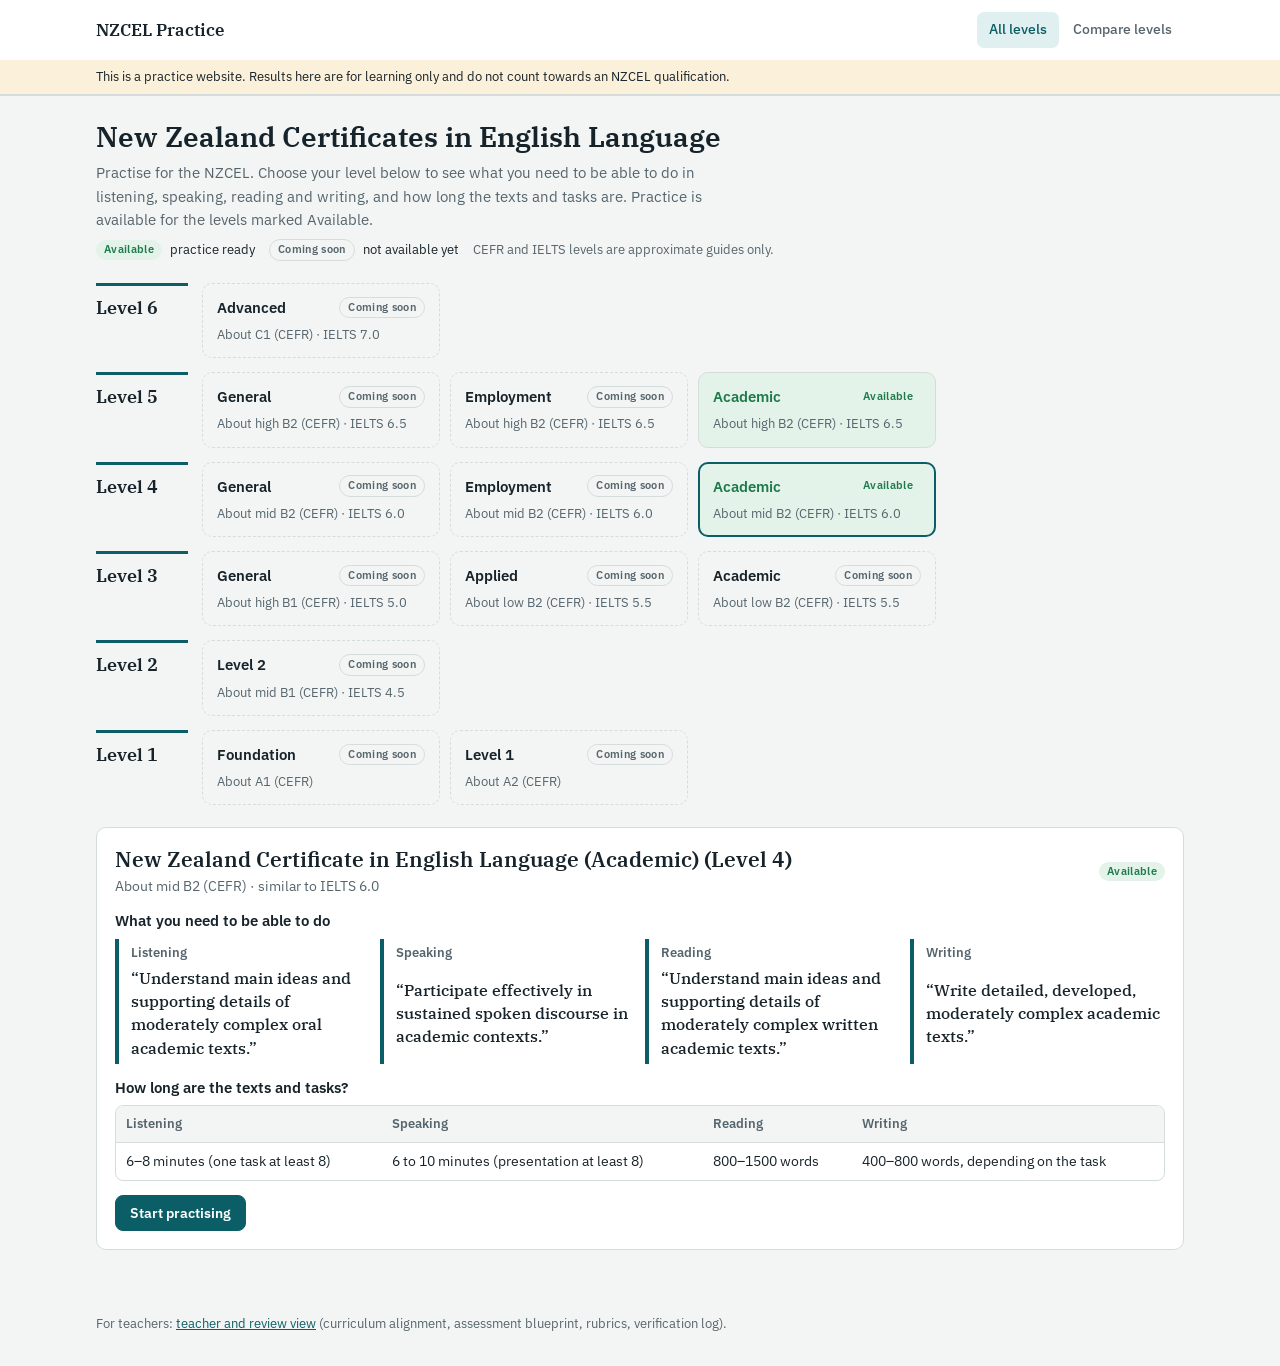
<file: index.html>
<!DOCTYPE html>
<html lang="en-NZ">
<head>
<meta charset="utf-8">
<meta name="viewport" content="width=device-width, initial-scale=1">
<title>NZCEL Practice</title>
<link rel="preconnect" href="https://fonts.googleapis.com">
<link rel="preconnect" href="https://fonts.gstatic.com" crossorigin>
<link href="https://fonts.googleapis.com/css2?family=IBM+Plex+Mono:wght@400;500&family=IBM+Plex+Sans:wght@400;500;600&family=IBM+Plex+Serif:wght@500;600&display=swap" rel="stylesheet">
<style>
:root{
  /* Layout: level rows (6 → 1) with one card per qualification; detail panel below the grid. Same tokens as prototype/. */
  --bg:#f3f5f4; --surface:#ffffff; --ink:#17232a; --muted:#56656d; --line:#d5dddc;
  --accent:#0b5e66; --accent-soft:#e0efef; --hl:#c98a12;
  --ok:#1f7a4a; --ok-soft:#e3f3ea; --warn-soft:#fbf0d9;
  --display:"IBM Plex Serif",Georgia,serif; --body:"IBM Plex Sans",system-ui,-apple-system,"Segoe UI",sans-serif; --mono:"IBM Plex Mono",ui-monospace,Menlo,monospace;
  color-scheme:light;
}
@media (prefers-color-scheme:dark){:root:not([data-theme="light"]){
  --bg:#111a1e; --surface:#18242a; --ink:#e4ecec; --muted:#9aabb0; --line:#2c3c42;
  --accent:#5fb8bf; --accent-soft:#1d3a3e; --hl:#e3b04b; --ok:#6fcf9a; --ok-soft:#173026; --warn-soft:#33280f; color-scheme:dark;}}
:root[data-theme="dark"]{
  --bg:#111a1e; --surface:#18242a; --ink:#e4ecec; --muted:#9aabb0; --line:#2c3c42;
  --accent:#5fb8bf; --accent-soft:#1d3a3e; --hl:#e3b04b; --ok:#6fcf9a; --ok-soft:#173026; --warn-soft:#33280f; color-scheme:dark;}
*{box-sizing:border-box}
html,body{margin:0}
body{background:var(--bg);color:var(--ink);font:15px/1.55 var(--body)}
a{color:var(--accent)}
h1,h2,h3{margin:0;text-wrap:balance}
h1{font:600 28px/1.2 var(--display)} h2{font:600 21px/1.25 var(--display)} h3{font:600 15px/1.3 var(--body)}
p{margin:0}
.mono{font-family:var(--mono);font-size:12.5px}
.muted{color:var(--muted)}
header{background:var(--surface);border-bottom:1px solid var(--line)}
.bar{max-width:1120px;margin:0 auto;padding:12px 16px;display:flex;gap:12px 20px;align-items:center;flex-wrap:wrap}
.brand{font:600 17px var(--display);margin-right:auto}
nav{display:flex;gap:2px}
nav a{padding:7px 12px;text-decoration:none;color:var(--muted);font-weight:500;font-size:14px;border-radius:7px}
nav a[aria-current="page"]{background:var(--accent-soft);color:var(--accent)}
.notice{background:var(--warn-soft);border-bottom:1px solid var(--line);font-size:13px}
.notice div{max-width:1120px;margin:0 auto;padding:7px 16px}
main{max-width:1120px;margin:0 auto;padding:24px 16px 64px;display:grid;gap:22px}
.lede{max-width:72ch;color:var(--muted)}
.legend{display:flex;gap:14px;flex-wrap:wrap;font-size:13px;align-items:center}
.lvl{display:grid;grid-template-columns:92px 1fr;gap:14px;align-items:stretch}
.lvl-h{display:grid;align-content:start;gap:2px;padding-top:10px;border-top:3px solid var(--accent)}
.lvl-h b{font:600 18px var(--display)}
.cards{display:grid;grid-template-columns:repeat(auto-fill,minmax(230px,1fr));gap:10px}
.q{all:unset;box-sizing:border-box;background:var(--surface);border:1px solid var(--line);border-radius:10px;padding:12px 14px;display:grid;gap:6px;cursor:pointer;align-content:start}
.q:hover{border-color:var(--accent)}
.q:focus-visible{outline:2px solid var(--hl);outline-offset:2px}
.q[aria-pressed="true"]{border:2px solid var(--accent);padding:11px 13px}
.q.planned{background:transparent;border-style:dashed}
.q .ctx{font-weight:600}
.pill{display:inline-block;padding:1px 8px;border-radius:999px;font:600 11px/1.6 var(--body);letter-spacing:.03em;white-space:nowrap}
.active{background:var(--ok-soft);color:var(--ok)}
.plan{background:var(--bg);color:var(--muted);border:1px solid var(--line)}
.row{display:flex;gap:8px;align-items:center;flex-wrap:wrap}
.spread{justify-content:space-between}
.card{background:var(--surface);border:1px solid var(--line);border-radius:10px;padding:18px;display:grid;gap:14px;min-width:0}
.gpos{display:grid;grid-template-columns:repeat(auto-fit,minmax(240px,1fr));gap:10px}
.gpo{border-left:4px solid var(--accent);padding:4px 0 4px 12px;display:grid;gap:4px}
.gpo q{font:500 15.5px/1.5 var(--display);quotes:"“" "”"}
.tbl{overflow-x:auto;border:1px solid var(--line);border-radius:8px}
table{border-collapse:collapse;width:100%;font-size:13.5px}
th,td{text-align:left;vertical-align:top;padding:8px 10px;border-bottom:1px solid var(--line)}
th{background:var(--bg);font-weight:600;font-size:12.5px;color:var(--muted)}
tr:last-child td{border-bottom:0}
.note{font-size:13.5px;padding:8px 10px;border-radius:7px;background:var(--warn-soft)}
.btn{display:inline-block;border:1px solid var(--accent);background:var(--accent);color:#fff;border-radius:8px;padding:8px 14px;font:600 14px var(--body);text-decoration:none}
.btn.secondary{background:transparent;color:var(--accent)}
:root[data-theme="dark"] .btn:not(.secondary){color:#0b1a1d}
@media (prefers-color-scheme:dark){:root:not([data-theme="light"]) .btn:not(.secondary){color:#0b1a1d}}
.chips{display:flex;flex-wrap:wrap;gap:6px}
.chip{border:1px solid var(--line);background:var(--surface);color:var(--ink);border-radius:999px;padding:4px 12px;font:500 13px var(--body);cursor:pointer}
.chip[aria-pressed="true"]{background:var(--accent-soft);border-color:var(--accent);color:var(--accent)}
.chip:focus-visible{outline:2px solid var(--hl);outline-offset:2px}
tr.is-active td:first-child{box-shadow:inset 3px 0 0 var(--ok)}
@media (max-width:560px){.lvl{grid-template-columns:1fr}.lvl-h{grid-auto-flow:column;justify-content:start;gap:10px;align-items:baseline}}
</style>
</head>
<body>
<header>
  <div class="bar">
    <div class="brand">NZCEL Practice</div>
    <nav id="nav" aria-label="Views"><a href="#suite">All levels</a><a href="#compare">Compare levels</a></nav>
  </div>
  <div class="notice"><div>This is a practice website. Results here are for learning only and do not count towards an NZCEL qualification.</div></div>
</header>
<main id="app"></main>
<footer style="max-width:1120px;margin:0 auto;padding:0 16px 32px;font-size:13px" class="muted">For teachers: <a href="prototype/index.html">teacher and review view</a> (curriculum alignment, assessment blueprint, rubrics, verification log).</footer>

<script src="data/qualifications.js?v=20261126b"></script>
<script>
const R=window.NZCEL_REGISTRY;
const SK=[["listening","Listening"],["speaking","Speaking"],["reading","Reading"],["writing","Writing"]];
const esc=s=>String(s).replace(/[&<>"]/g,c=>({"&":"&amp;","<":"&lt;",">":"&gt;",'"':"&quot;"}[c]));
const ctxName=q=>q.context||"—";
const len=(q,k)=>(q.lengthsPlain&&q.lengthsPlain[k])||q.lengths[k];
const isOn=q=>q.status==="active";
const statusPill=q=>`<span class="pill ${isOn(q)?"active":"plan"}">${isOn(q)?"Available":"Coming soon"}</span>`;
let sel=null; try{sel=localStorage.getItem("nzcel.hub.sel")}catch(e){}
if(!R.qualifications.some(q=>q.id===sel)) sel="L4-academic";
let cmpSkill="writing", cmpCtx="All";

function vSuite(){
  const levels=[6,5,4,3,2,1];
  return `
  <section style="display:grid;gap:8px"><h1>New Zealand Certificates in English Language</h1>
   <p class="lede">Practise for the NZCEL. Choose your level below to see what you need to be able to do in listening, speaking, reading and writing, and how long the texts and tasks are. Practice is available for the levels marked Available.</p>
   <div class="legend"><span class="row"><span class="pill active">Available</span> practice ready</span><span class="row"><span class="pill plan">Coming soon</span> not available yet</span><span class="muted">CEFR and IELTS levels are approximate guides only.</span></div>
  </section>
  <section style="display:grid;gap:14px">${levels.map(l=>{const qs=R.qualifications.filter(q=>q.level===l);return `
   <div class="lvl"><div class="lvl-h"><b>Level ${l}</b></div>
    <div class="cards">${qs.map(q=>`<button class="q ${q.status}" aria-pressed="${q.id===sel}" data-id="${q.id}">
      <div class="row spread"><span class="ctx">${esc(q.context||"Level "+q.level)}</span>${statusPill(q)}</div>
      <span class="muted" style="font-size:13px">About ${esc(q.cefr)} (CEFR)${q.ielts?" · IELTS "+q.ielts:""}</span></button>`).join("")}</div></div>`}).join("")}
  </section>
  <section class="card" id="detail"></section>`;
}
function fillDetail(){
  const q=R.qualifications.find(x=>x.id===sel);
  document.getElementById("detail").innerHTML=`
   <div class="row spread"><div style="display:grid;gap:4px"><h2>${esc(q.title)}</h2><span class="muted" style="font-size:13.5px">About ${esc(q.cefr)} (CEFR)${q.ielts?" · similar to IELTS "+q.ielts:""}</span></div>${statusPill(q)}</div>
   <div style="display:grid;gap:8px"><h3>What you need to be able to do</h3>
    <div class="gpos">${SK.map(([k,n])=>`<div class="gpo"><span class="muted" style="font-size:13px;font-weight:600">${n}</span><q>${esc(q.gpo[k])}</q></div>`).join("")}</div></div>
   <div style="display:grid;gap:8px"><h3>How long are the texts and tasks?</h3>
    <div class="tbl"><table><thead><tr>${SK.map(s=>`<th>${s[1]}</th>`).join("")}</tr></thead><tbody><tr>${SK.map(([k])=>`<td>${esc(len(q,k))}</td>`).join("")}</tr></tbody></table></div></div>
   <div class="row">${isOn(q)
     ?`<a class="btn" href="practice/index.html">Start practising</a>`
     :`<p class="muted">Coming soon. Practice for this level is not available yet.</p>`}</div>`;
}

function vCompare(){
  const ctxs=["All","Academic","General","Employment"];
  return `
  <section style="display:grid;gap:8px"><h1>Compare levels</h1>
   <p class="lede">Choose a skill to see how it becomes more demanding from Level 1 to Level 6.</p></section>
  <section class="card">
   <div class="row"><span class="muted">Skill</span><div class="chips" id="cSk">${SK.map(([k,n])=>`<button class="chip" aria-pressed="${k===cmpSkill}" data-v="${k}">${n}</button>`).join("")}</div></div>
   <div class="row"><span class="muted">Type (Levels 3–5)</span><div class="chips" id="cCx">${ctxs.map(c=>`<button class="chip" aria-pressed="${c===cmpCtx}" data-v="${c}">${c}</button>`).join("")}</div></div>
   <div class="tbl"><table><thead><tr><th>Level</th><th>Type</th><th>What you need to be able to do</th><th>Length</th></tr></thead><tbody id="cBody"></tbody></table></div>
  </section>`;
}
function fillCompare(){
  const rows=R.qualifications.filter(q=>cmpCtx==="All"||q.level<3||q.level>5||q.context===cmpCtx||(q.level===3&&cmpCtx==="Employment"&&q.context==="Applied"));
  document.getElementById("cBody").innerHTML=rows.map(q=>`<tr class="${isOn(q)?"is-active":""}"><td>${q.level}</td><td>${esc(ctxName(q))}</td><td>${esc(q.gpo[cmpSkill])}</td><td>${esc(len(q,cmpSkill))}</td></tr>`).join("");
}

function render(){
  const v=location.hash==="#compare"?"compare":"suite";
  document.querySelectorAll("#nav a").forEach(a=>{if(a.getAttribute("href")==="#"+v)a.setAttribute("aria-current","page");else a.removeAttribute("aria-current")});
  const app=document.getElementById("app");
  if(v==="suite"){app.innerHTML=vSuite();fillDetail();
    document.querySelectorAll(".q").forEach(b=>b.onclick=()=>{sel=b.dataset.id;try{localStorage.setItem("nzcel.hub.sel",sel)}catch(e){}
      document.querySelectorAll(".q").forEach(x=>x.setAttribute("aria-pressed",String(x===b)));fillDetail();document.getElementById("detail").scrollIntoView({behavior:"smooth",block:"nearest"})});}
  else{app.innerHTML=vCompare();fillCompare();
    document.querySelectorAll("#cSk .chip").forEach(b=>b.onclick=()=>{cmpSkill=b.dataset.v;render()});
    document.querySelectorAll("#cCx .chip").forEach(b=>b.onclick=()=>{cmpCtx=b.dataset.v;render()});}
}
window.addEventListener("hashchange",render);
render();
</script>
</body>
</html>
</file>
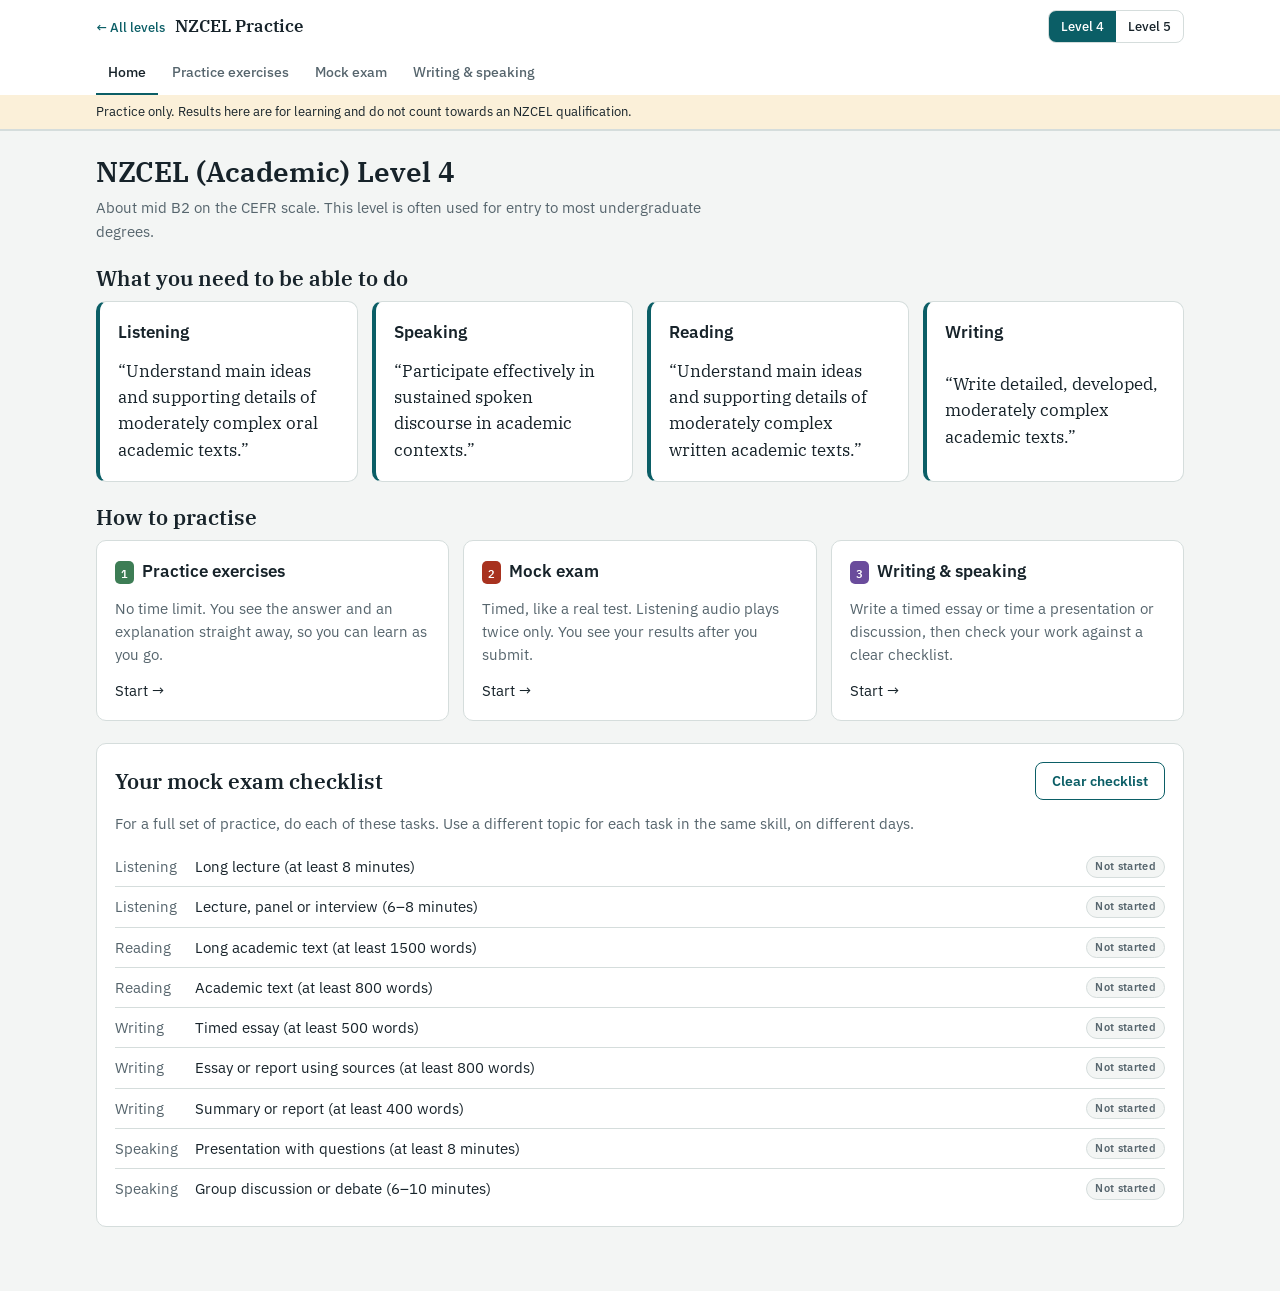
<file: practice/index.html>
<!DOCTYPE html>
<html lang="en-NZ">
<head>
<meta charset="utf-8">
<meta name="viewport" content="width=device-width, initial-scale=1">
<title>NZCEL Practice</title>
<link rel="preconnect" href="https://fonts.googleapis.com">
<link rel="preconnect" href="https://fonts.gstatic.com" crossorigin>
<link href="https://fonts.googleapis.com/css2?family=IBM+Plex+Mono:wght@400;500&family=IBM+Plex+Sans:wght@400;500;600&family=IBM+Plex+Serif:wght@500;600&display=swap" rel="stylesheet">
<link rel="stylesheet" href="../app/app.css?v=20261126b">
</head>
<body>
<header>
  <div class="bar">
    <div class="brand"><a href="../index.html" style="font:500 13px var(--body);text-decoration:none;margin-right:10px">← All levels</a>NZCEL Practice</div>
    <div class="seg" role="group" aria-label="Qualification level">
      <button id="lv4" data-lv="4">Level 4</button>
      <button id="lv5" data-lv="5">Level 5</button>
    </div>
  </div>
  <nav id="nav" aria-label="Views"></nav>
  <div class="notice"><div>Practice only. Results here are for learning and do not count towards an NZCEL qualification.</div></div>
</header>
<main id="app"></main>

<script>window.NZCEL_AUDIENCE="student";</script>
<script src="../data/sets/l4-listening.js?v=20261126b"></script>
<script src="../data/sets/l4-reading.js?v=20261126b"></script>
<script src="../data/sets/l4-writing-speaking.js?v=20261126b"></script>
<script src="../data/sets/l5-listening.js?v=20261126b"></script>
<script src="../data/sets/l5-reading.js?v=20261126b"></script>
<script src="../data/sets/l5-writing-speaking.js?v=20261126b"></script>
<script src="../app/app.js?v=20261126b"></script>
</body>
</html>
</file>
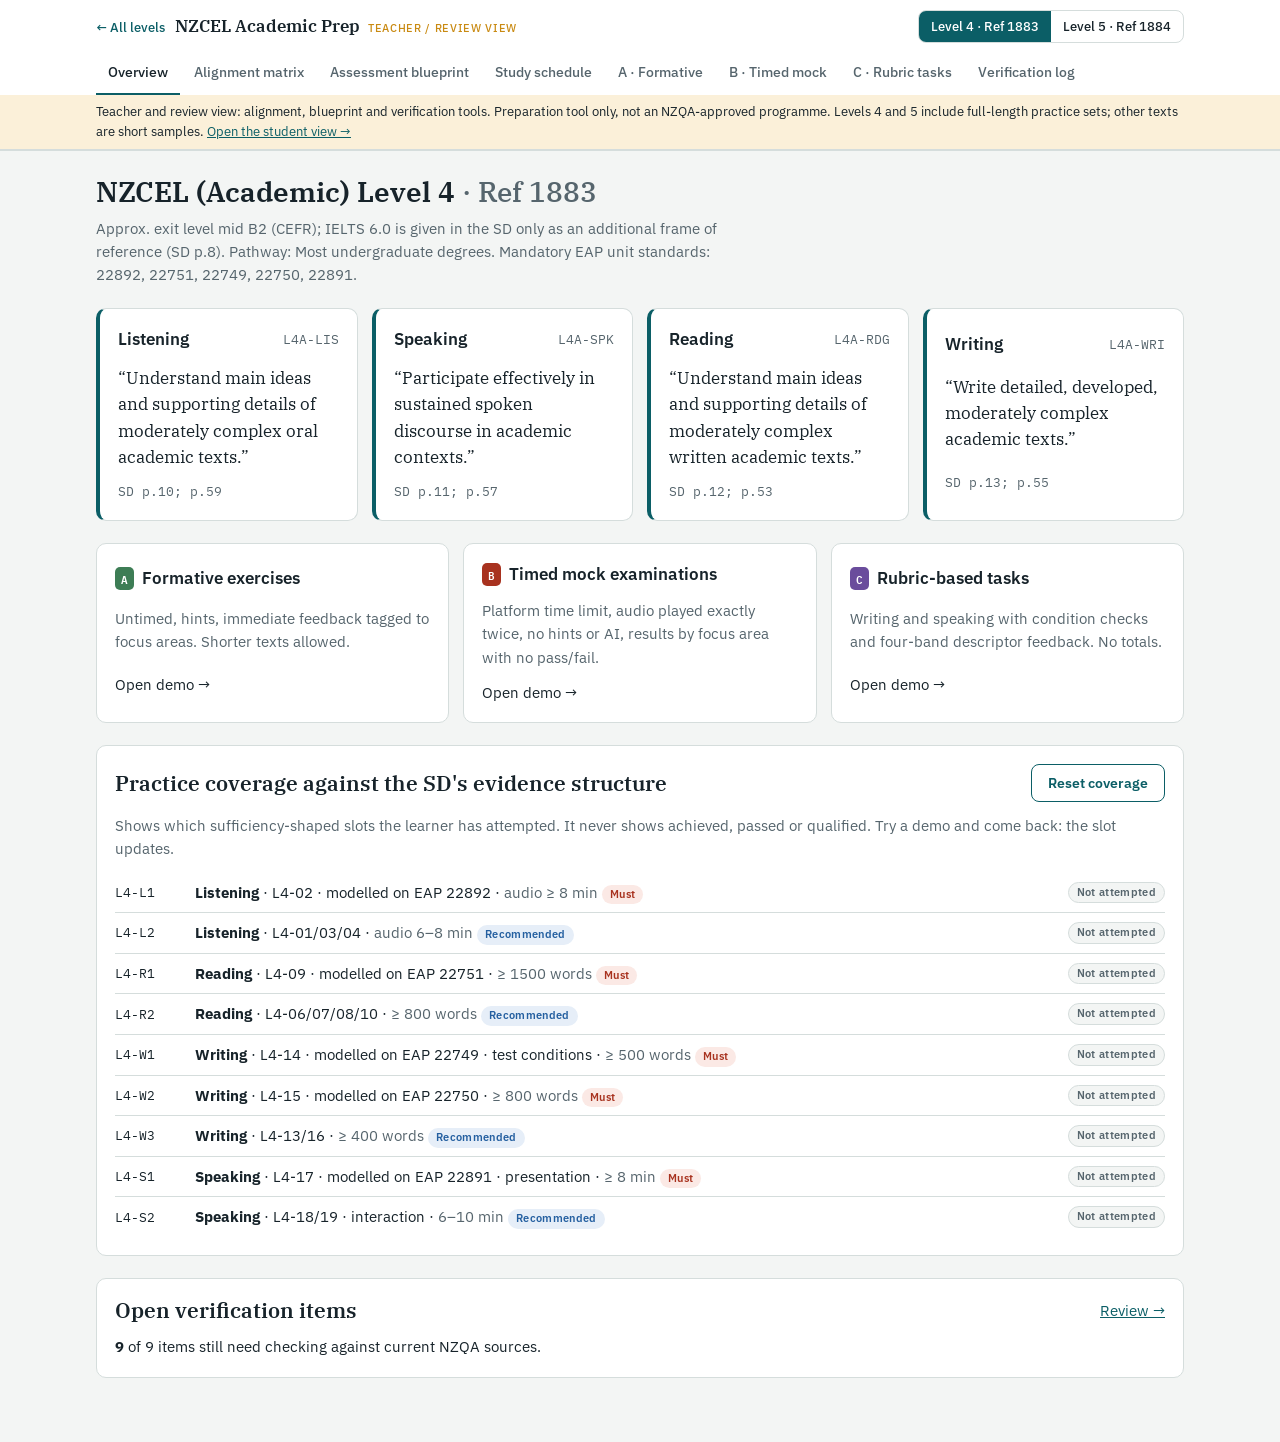
<file: prototype/index.html>
<!DOCTYPE html>
<html lang="en-NZ">
<head>
<meta charset="utf-8">
<meta name="viewport" content="width=device-width, initial-scale=1">
<title>NZCEL Teacher View</title>
<link rel="preconnect" href="https://fonts.googleapis.com">
<link rel="preconnect" href="https://fonts.gstatic.com" crossorigin>
<link href="https://fonts.googleapis.com/css2?family=IBM+Plex+Mono:wght@400;500&family=IBM+Plex+Sans:wght@400;500;600&family=IBM+Plex+Serif:wght@500;600&display=swap" rel="stylesheet">
<link rel="stylesheet" href="../app/app.css?v=20261126b">
</head>
<body>
<header>
  <div class="bar">
    <div class="brand"><a href="../index.html" style="font:500 13px var(--body);text-decoration:none;margin-right:10px">← All levels</a>NZCEL Academic Prep<small>Teacher / review view</small></div>
    <div class="seg" role="group" aria-label="Qualification level">
      <button id="lv4" data-lv="4">Level 4 · Ref 1883</button>
      <button id="lv5" data-lv="5">Level 5 · Ref 1884</button>
    </div>
  </div>
  <nav id="nav" aria-label="Views"></nav>
  <div class="notice"><div>Teacher and review view: alignment, blueprint and verification tools. Preparation tool only, not an NZQA-approved programme. Levels 4 and 5 include full-length practice sets; other texts are short samples. <a href="../practice/index.html">Open the student view →</a></div></div>
</header>
<main id="app"></main>

<script>window.NZCEL_AUDIENCE="teacher";</script>
<script src="../data/sets/l4-listening.js?v=20261126b"></script>
<script src="../data/sets/l4-reading.js?v=20261126b"></script>
<script src="../data/sets/l4-writing-speaking.js?v=20261126b"></script>
<script src="../data/sets/teacher/l4-schedule.js?v=20261126b"></script>
<script src="../data/sets/l5-listening.js?v=20261126b"></script>
<script src="../data/sets/l5-reading.js?v=20261126b"></script>
<script src="../data/sets/l5-writing-speaking.js?v=20261126b"></script>
<script src="../data/sets/teacher/l5-schedule.js?v=20261126b"></script>
<script src="../app/app.js?v=20261126b"></script>
</body>
</html>
</file>
<file: app/app.css>
:root{
  /* Layout: fixed top bar (level switch + views), one content column ≤1120px; tables scroll in their own box. */
  --bg:#f3f5f4; --surface:#ffffff; --ink:#17232a; --muted:#56656d; --line:#d5dddc;
  --accent:#0b5e66; --accent-soft:#e0efef; --hl:#c98a12;
  --must:#a8321f; --must-soft:#fbe9e5; --rec:#245fa0; --rec-soft:#e6eef8;
  --ok:#1f7a4a; --ok-soft:#e3f3ea; --warn:#8f5b00; --warn-soft:#fbf0d9;
  --display:"IBM Plex Serif",Georgia,serif; --body:"IBM Plex Sans",system-ui,-apple-system,"Segoe UI",sans-serif; --mono:"IBM Plex Mono",ui-monospace,Menlo,monospace;
  color-scheme:light;
}
@media (prefers-color-scheme:dark){:root:not([data-theme="light"]){
  --bg:#111a1e; --surface:#18242a; --ink:#e4ecec; --muted:#9aabb0; --line:#2c3c42;
  --accent:#5fb8bf; --accent-soft:#1d3a3e; --hl:#e3b04b;
  --must:#f08b77; --must-soft:#3a201b; --rec:#86b4ec; --rec-soft:#1c2c40;
  --ok:#6fcf9a; --ok-soft:#173026; --warn:#e7b35a; --warn-soft:#33280f; color-scheme:dark;}}
:root[data-theme="dark"]{
  --bg:#111a1e; --surface:#18242a; --ink:#e4ecec; --muted:#9aabb0; --line:#2c3c42;
  --accent:#5fb8bf; --accent-soft:#1d3a3e; --hl:#e3b04b;
  --must:#f08b77; --must-soft:#3a201b; --rec:#86b4ec; --rec-soft:#1c2c40;
  --ok:#6fcf9a; --ok-soft:#173026; --warn:#e7b35a; --warn-soft:#33280f; color-scheme:dark;}
*{box-sizing:border-box}
html,body{margin:0}
body{background:var(--bg);color:var(--ink);font:15px/1.55 var(--body)}
a{color:var(--accent)}
h1,h2,h3{font-family:var(--display);font-weight:600;text-wrap:balance;margin:0}
h1{font-size:28px;line-height:1.2} h2{font-size:21px;line-height:1.25} h3{font-size:16.5px;font-family:var(--body);font-weight:600}
p{margin:0}
.mono{font-family:var(--mono);font-size:12.5px}
.muted{color:var(--muted)}
header{position:sticky;top:0;z-index:5;background:var(--surface);border-bottom:1px solid var(--line)}
.bar{max-width:1120px;margin:0 auto;padding:10px 16px;display:flex;gap:12px 20px;align-items:center;flex-wrap:wrap}
.brand{font-family:var(--display);font-weight:600;font-size:17px;margin-right:auto}
.brand small{font-family:var(--body);font-weight:500;font-size:11px;letter-spacing:.06em;text-transform:uppercase;color:var(--hl);margin-left:8px}
.seg{display:inline-flex;border:1px solid var(--line);border-radius:8px;overflow:hidden}
.seg button{border:0;background:transparent;color:var(--ink);padding:7px 12px;font:500 13px var(--body);cursor:pointer}
.seg button[aria-pressed="true"]{background:var(--accent);color:#fff}
:root[data-theme="dark"] .seg button[aria-pressed="true"]{color:#0b1a1d}
@media (prefers-color-scheme:dark){:root:not([data-theme="light"]) .seg button[aria-pressed="true"]{color:#0b1a1d}}
nav{max-width:1120px;margin:0 auto;padding:0 16px;display:flex;gap:2px;overflow-x:auto}
nav a{padding:9px 12px;text-decoration:none;color:var(--muted);font-weight:500;font-size:14px;border-bottom:2px solid transparent;white-space:nowrap}
nav a[aria-current="page"]{color:var(--ink);border-color:var(--accent)}
.notice{background:var(--warn-soft);color:var(--ink);border-bottom:1px solid var(--line);font-size:13px}
.notice div{max-width:1120px;margin:0 auto;padding:7px 16px}
main{max-width:1120px;margin:0 auto;padding:24px 16px 64px;display:grid;gap:22px}
.card{background:var(--surface);border:1px solid var(--line);border-radius:10px;padding:18px;display:grid;gap:12px;min-width:0}
.grid{display:grid;gap:14px}
.g2{grid-template-columns:repeat(auto-fit,minmax(300px,1fr))}
.g3{grid-template-columns:repeat(auto-fit,minmax(240px,1fr))}
.g4{grid-template-columns:repeat(auto-fit,minmax(220px,1fr))}
.lede{max-width:70ch;color:var(--muted)}
.pill{display:inline-block;padding:1px 8px;border-radius:999px;font:600 11px/1.6 var(--body);letter-spacing:.03em;white-space:nowrap}
.must{background:var(--must-soft);color:var(--must)}
.rec{background:var(--rec-soft);color:var(--rec)}
.perm{background:var(--accent-soft);color:var(--accent)}
.ok{background:var(--ok-soft);color:var(--ok)}
.warn{background:var(--warn-soft);color:var(--warn)}
.none{background:var(--bg);color:var(--muted);border:1px solid var(--line)}
.gpo{border-left:4px solid var(--accent)}
.gpo q{font-family:var(--display);font-size:17px;quotes:"“" "”"}
.tbl{overflow-x:auto;border:1px solid var(--line);border-radius:8px}
table{border-collapse:collapse;width:100%;font-size:13.5px}
th,td{text-align:left;vertical-align:top;padding:8px 10px;border-bottom:1px solid var(--line)}
th{background:var(--bg);font-weight:600;font-size:12.5px;color:var(--muted);position:sticky;top:0}
tr:last-child td{border-bottom:0}
td.num,th.num{font-variant-numeric:tabular-nums;white-space:nowrap}
.chips{display:flex;flex-wrap:wrap;gap:6px}
.chip{border:1px solid var(--line);background:var(--surface);color:var(--ink);border-radius:999px;padding:4px 11px;font:500 13px var(--body);cursor:pointer}
.chip[aria-pressed="true"]{background:var(--accent-soft);border-color:var(--accent);color:var(--accent)}
.btn{border:1px solid var(--accent);background:var(--accent);color:#fff;border-radius:8px;padding:9px 16px;font:600 14px var(--body);cursor:pointer}
.btn.secondary{background:transparent;color:var(--accent)}
.btn:disabled{opacity:.45;cursor:not-allowed}
:root[data-theme="dark"] .btn:not(.secondary){color:#0b1a1d}
@media (prefers-color-scheme:dark){:root:not([data-theme="light"]) .btn:not(.secondary){color:#0b1a1d}}
button:focus-visible,a:focus-visible,input:focus-visible,textarea:focus-visible,select:focus-visible{outline:2px solid var(--hl);outline-offset:2px}
.row{display:flex;gap:10px;align-items:center;flex-wrap:wrap}
.spread{justify-content:space-between}
.modecard h3{display:flex;gap:8px;align-items:center}
.modetag{font:600 11px var(--mono);border-radius:5px;padding:2px 6px;color:#fff}
.mF{background:#3d7d55}.mM{background:#a8321f}.mR{background:#6a4c9c}
.slot{display:grid;grid-template-columns:70px 1fr auto;gap:10px;align-items:center;padding:8px 0;border-bottom:1px solid var(--line)}
.slot:last-child{border-bottom:0}
.passage{background:var(--bg);border:1px solid var(--line);border-radius:8px;padding:16px 18px;max-width:72ch;font-size:15.5px;line-height:1.7}
.passage p+p{margin-top:10px}
.passage h4{margin:0 0 8px;font-family:var(--display);font-size:17px}
.q{display:grid;gap:8px;padding:12px 0;border-top:1px solid var(--line)}
.q legend{font-weight:600;padding:0}
fieldset{border:0;margin:0;padding:0;display:grid;gap:6px}
label.opt{display:flex;gap:8px;align-items:flex-start;padding:6px 8px;border:1px solid var(--line);border-radius:7px;cursor:pointer}
label.opt.right{border-color:var(--ok);background:var(--ok-soft)}
label.opt.wrong{border-color:var(--must);background:var(--must-soft)}
.fb{font-size:13.5px;padding:8px 10px;border-radius:7px;background:var(--accent-soft)}
.check{display:grid;grid-template-columns:auto 1fr;gap:6px 10px;align-items:start;font-size:13.5px}
.timer{font:600 22px var(--mono);font-variant-numeric:tabular-nums}
textarea{width:100%;min-height:280px;border:1px solid var(--line);border-radius:8px;padding:12px;font:15px/1.6 var(--body);background:var(--surface);color:var(--ink);resize:vertical}
select,input[type=text]{border:1px solid var(--line);border-radius:7px;padding:6px 8px;font:14px var(--body);background:var(--surface);color:var(--ink)}
.rub td{min-width:150px}
.rub td.crit{min-width:180px;font-weight:600}
.rub label{display:flex;gap:6px;align-items:flex-start;cursor:pointer}
.report{border:2px solid var(--accent)}
.footer-note{font-size:12.5px;color:var(--muted);border-top:1px solid var(--line);padding-top:10px}
.meter{display:flex;gap:8px;align-items:center;font-size:13px}
.bars{display:grid;gap:6px}
.barrow{display:grid;grid-template-columns:170px 1fr 52px;gap:10px;align-items:center;font-size:13px}
.track{height:10px;background:var(--bg);border:1px solid var(--line);border-radius:5px;overflow:hidden}
.fill{height:100%;background:var(--accent)}
.hidden{display:none!important}
details summary{cursor:pointer;font-weight:600}
@media (max-width:520px){.slot{grid-template-columns:58px 1fr}.slot .pill{grid-column:2}.barrow{grid-template-columns:110px 1fr 44px}}
@media (prefers-reduced-motion:reduce){*{transition:none!important}}
.pnum{display:inline-block;min-width:22px;margin-right:6px;font:600 11px var(--mono);color:var(--muted);vertical-align:1px}
.phead{margin:16px 0 4px;font:600 15.5px var(--body)}
.passage .phead:first-of-type{margin-top:4px}
</file>
